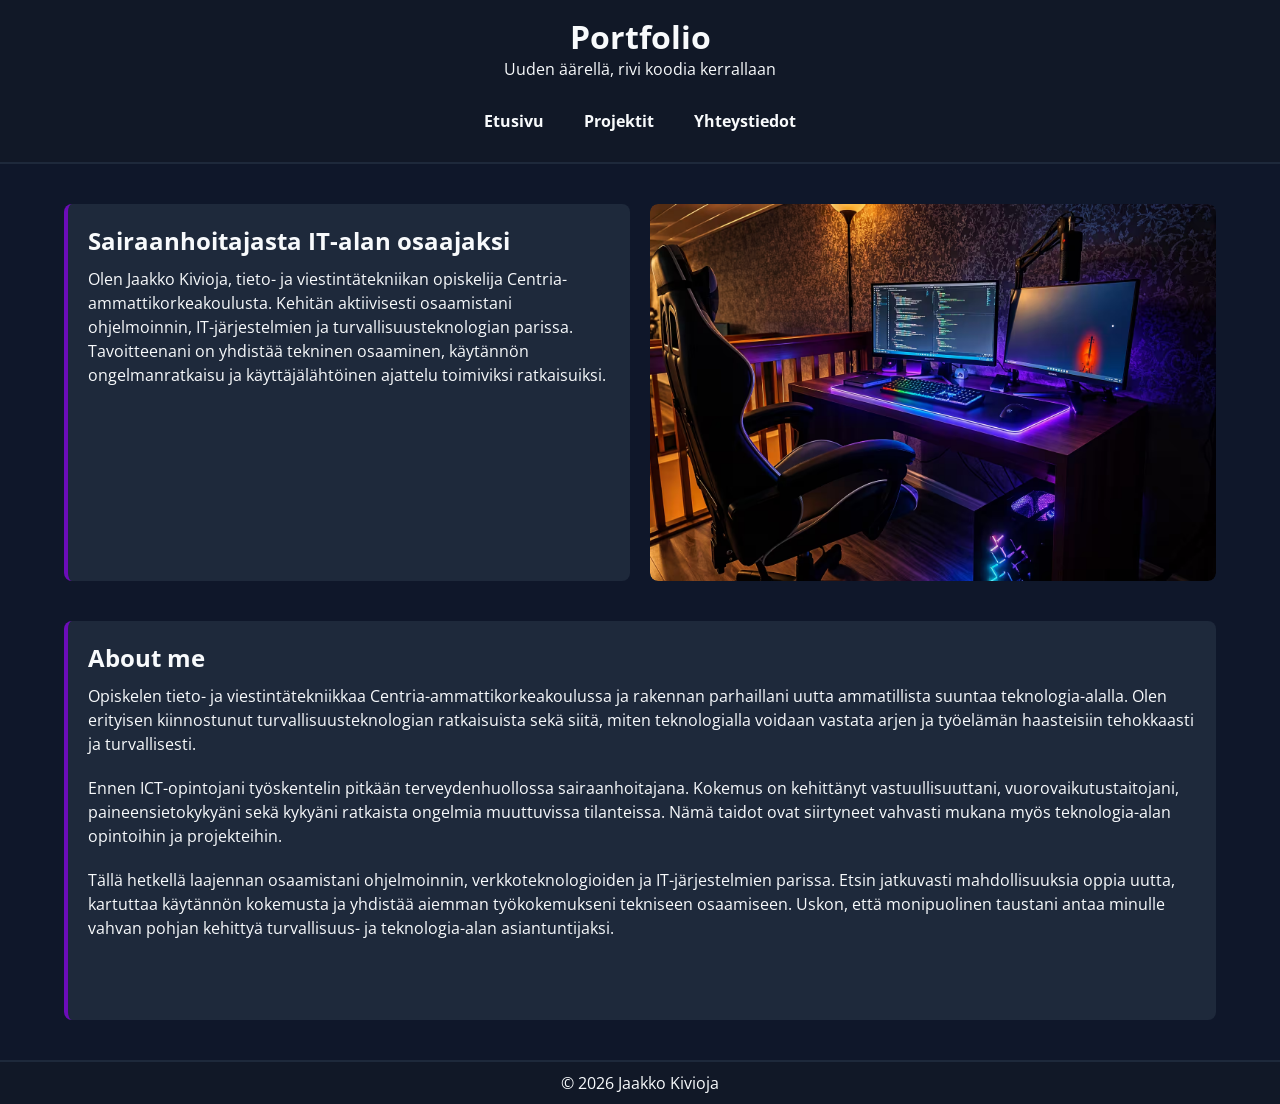
<file: index.html>
<!DOCTYPE html>
<html lang="fi">

<head>
    <meta charset="UTF-8">
    <meta name="viewport" content="width=device-width, initial-scale=1.0">

    <!-- Google fonttien lataus -->
    <link rel="preconnect" href="https://fonts.googleapis.com">
    <link rel="preconnect" href="https://fonts.gstatic.com" crossorigin>
    <link href="https://fonts.googleapis.com/css2?family=Open+Sans:ital,wght@0,300..800;1,300..800&display=swap"
        rel="stylesheet">

    <title>Portfolio</title>
    <link rel="stylesheet" href="css/styles.css">
    <link rel="icon" href="pictures/icon.svg" type="image/svg+xml">
</head>

<body>
    <header class="header">
        <!-- Sivun otsikko -->
        <h1>Portfolio</h1>
        <p>Uuden äärellä, rivi koodia kerrallaan</p>

        <!-- Navigaatio linkit/painikkeet -->
        <nav class="navigation">
            <ul>
                <li><a href="index.html">Etusivu</a></li>
                <li><a href="projekts.html">Projektit</a></li>
                <li><a href="contact.html">Yhteystiedot</a></li>
            </ul>
        </nav>
    </header>

    <main class="container">

        <!-- Hero osio -->

        <section class="hero-section">
            <article class="card">
                <h2>Sairaanhoitajasta IT-alan osaajaksi</h2>
                <p>
                    Olen Jaakko Kivioja, tieto- ja viestintätekniikan opiskelija
                    Centria-ammattikorkeakoulusta. Kehitän aktiivisesti osaamistani
                    ohjelmoinnin, IT-järjestelmien ja turvallisuusteknologian parissa.
                    Tavoitteenani on yhdistää tekninen osaaminen, käytännön ongelmanratkaisu
                    ja käyttäjälähtöinen ajattelu toimiviksi ratkaisuiksi.
                </p>
            </article>

            <!-- Hero image, VAIHDA KUVA - TÄMÄ VAIN PLACEHOLDER -->
            <picture class="project-image">
                <source type="image/avif" srcset="pictures/Työpiste_1536.AVIF 1536w" sizes="100vw">

                <source type="image/webp" srcset="pictures/Työpiste_1536.WebP 1536w" sizes="100vw">

                <img class="image" src="pictures/Työpiste_1536.JPEG" alt="Kuva työpisteestä" width="1536" height="1024"
                    fetchpriority="high">
            </picture>
        </section>

        <!-- About osio -->
        <article class="card about">
            <h2>About me</h2>
            <p>
                Opiskelen tieto- ja viestintätekniikkaa Centria-ammattikorkeakoulussa
                ja rakennan parhaillani uutta ammatillista suuntaa teknologia-alalla.
                Olen erityisen kiinnostunut turvallisuusteknologian ratkaisuista sekä
                siitä, miten teknologialla voidaan vastata arjen ja työelämän
                haasteisiin tehokkaasti ja turvallisesti.
            </p>

            <p>
                Ennen ICT-opintojani työskentelin pitkään terveydenhuollossa
                sairaanhoitajana. Kokemus on kehittänyt vastuullisuuttani,
                vuorovaikutustaitojani, paineensietokykyäni sekä kykyäni ratkaista
                ongelmia muuttuvissa tilanteissa. Nämä taidot ovat siirtyneet vahvasti
                mukana myös teknologia-alan opintoihin ja projekteihin.
            </p>

            <p>
                Tällä hetkellä laajennan osaamistani ohjelmoinnin, verkkoteknologioiden
                ja IT-järjestelmien parissa. Etsin jatkuvasti mahdollisuuksia oppia
                uutta, kartuttaa käytännön kokemusta ja yhdistää aiemman
                työkokemukseni tekniseen osaamiseen. Uskon, että monipuolinen taustani
                antaa minulle vahvan pohjan kehittyä turvallisuus- ja
                teknologia-alan asiantuntijaksi.
            </p>
        </article>


    </main>

    <footer class="footer">
        <!-- Lisää linkedin/somelinkit? -->
        <p>&copy; 2026 Jaakko Kivioja</p>
    </footer>

</body>

</html>
</file>
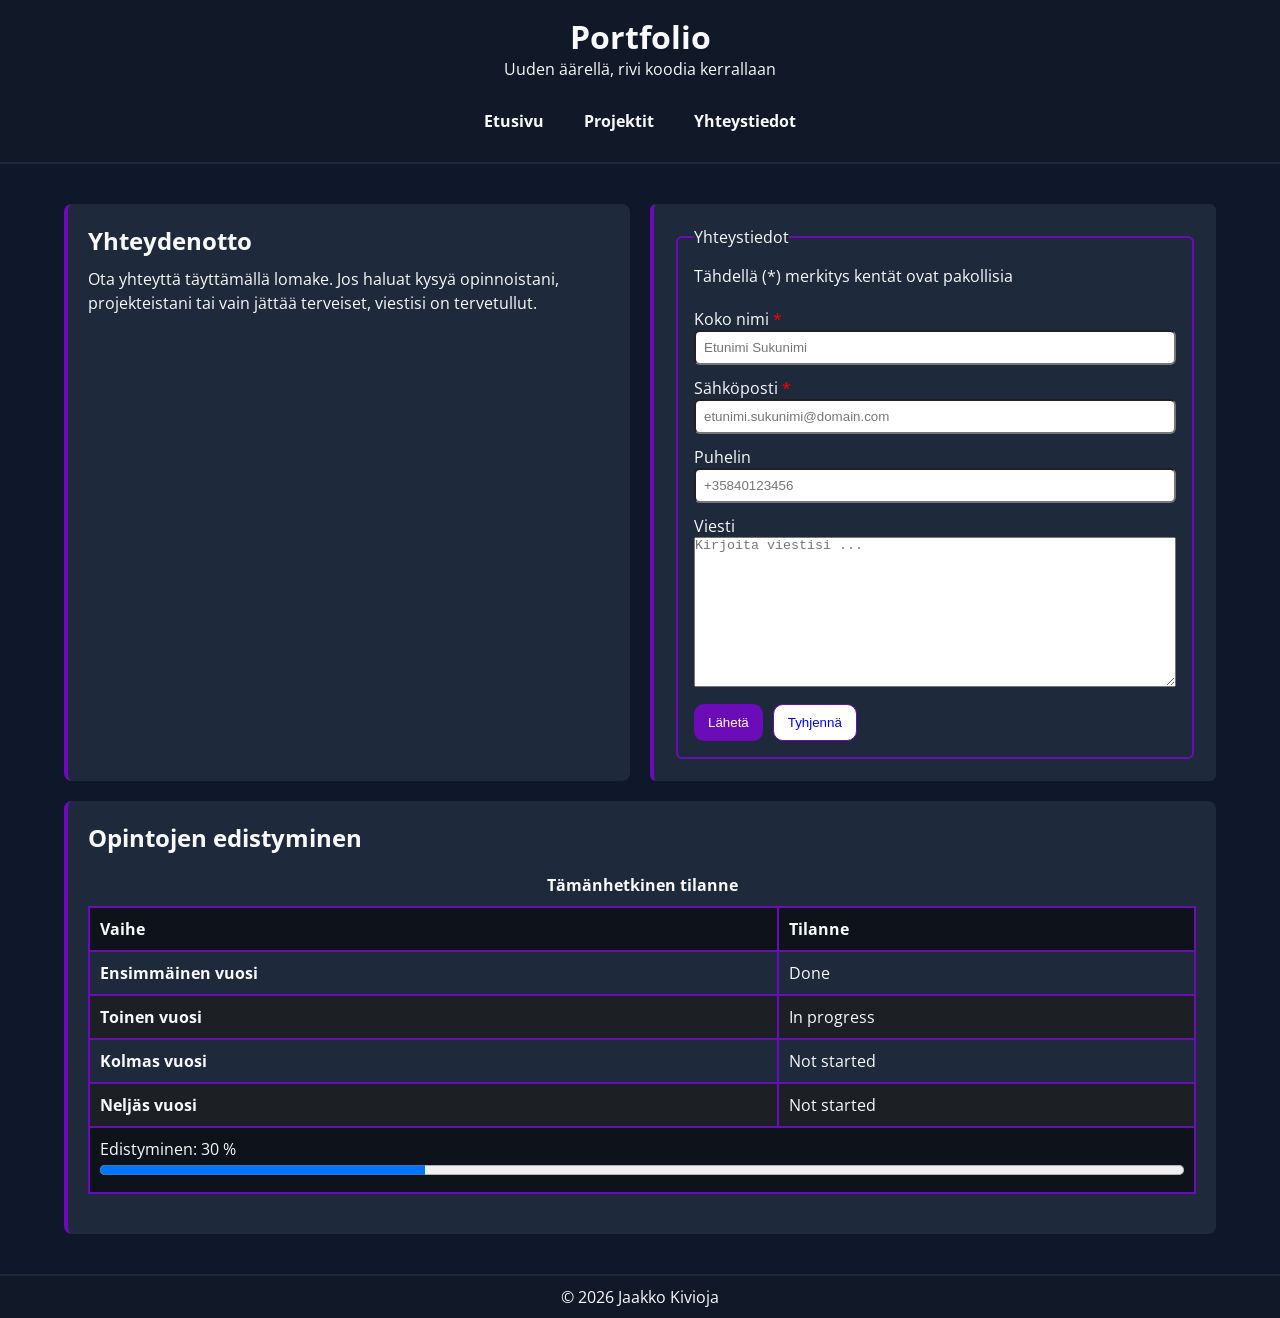
<file: contact.html>
<!DOCTYPE html>
<html lang="fi">

<head>
    <meta charset="UTF-8">
    <meta name="viewport" content="width=device-width, initial-scale=1.0">

    <link rel="preconnect" href="https://fonts.googleapis.com">
    <link rel="preconnect" href="https://fonts.gstatic.com" crossorigin>
    <link href="https://fonts.googleapis.com/css2?family=Open+Sans:ital,wght@0,300..800;1,300..800&display=swap"
        rel="stylesheet">

    <title>Portfolio</title>
    <link rel="stylesheet" href="css/styles.css">
    <link rel="icon" href="pictures/icon.svg" type="image/svg+xml">
</head>

<body>
    <header class="header">
        <!-- Sivun otsikko -->
        <h1>Portfolio</h1>
        <p>Uuden äärellä, rivi koodia kerrallaan</p>

        <!-- Navigaatio linkit/painikkeet -->
        <nav class="navigation">
            <ul>
                <li><a href="index.html">Etusivu</a></li>
                <li><a href="projekts.html">Projektit</a></li>
                <li><a href="contact.html">Yhteystiedot</a></li>
            </ul>
        </nav>
    </header>

    <main class="container">

        <!-- Tähän tulee yhteydenottolomake -->
        <article class="card">
            <h2>Yhteydenotto</h2>
            <p>
                Ota yhteyttä täyttämällä lomake. Jos haluat kysyä opinnoistani, projekteistani tai vain jättää
                terveiset, viestisi on tervetullut.
            </p>
        </article>

        <!-- Yhteydenottolomake käyttää API avainta ja redirect-asetusta -->
        <form action="https://api.web3forms.com/submit" method="POST">
            <input type="hidden" name="access_key" value="bcd186c5-a783-4ebc-85fb-dda2636b3e60">
            <input type="hidden" name="subject" value="Uusi yhteydenotto portfoliosivulta">
            <input type="checkbox" name="botcheck" style="display:none;">

            <fieldset>
                <legend>Yhteystiedot</legend>

                <p>Tähdellä (*) merkitys kentät ovat pakollisia</p>

                <div class="kentta">
                    <label for="nimi">Koko nimi <span class="pakollinen">*</span></label>
                    <input type="text" id="nimi" name="kokonimi" placeholder="Etunimi Sukunimi" autocomplete="name"
                        maxlength="100" required>
                </div>

                <div class="kentta">
                    <label for="sposti">Sähköposti <span class="pakollinen">*</span></label>
                    <input type="email" id="sposti" name="sposti" placeholder="etunimi.sukunimi@domain.com"
                        autocomplete="email" maxlength="100" required>
                </div>

                <div class="kentta">
                    <label for="puh">Puhelin</label>
                    <input type="tel" id="puh" name="puh" placeholder="+35840123456" autocomplete="puh">
                </div>

                <div class="kentta">
                    <label for="viesti">Viesti</label>
                    <textarea name="viesti" id="viesti" rows="4" placeholder="Kirjoita viestisi ..."></textarea>
                </div>

                <div class="painikkeet">
                    <button type="submit">Lähetä</button>
                    <button type="reset" class="tyhjenna">Tyhjennä</button>
                </div>

            </fieldset>
        </form>

        <!-- Taulukko opintojen edistymisestä -->

        <section class="table-container card">
            <h2>Opintojen edistyminen</h2>
            <table>

                <caption>Tämänhetkinen tilanne</caption>

                <thead>
                    <tr>
                        <th>Vaihe</th>
                        <th>Tilanne</th>
                    </tr>
                </thead>

                <tbody>
                    <tr>
                        <th>Ensimmäinen vuosi</th>
                        <td>Done</td>
                    </tr>

                    <tr>
                        <th>Toinen vuosi</th>
                        <td>In progress</td>
                    </tr>

                    <tr>
                        <th>Kolmas vuosi</th>
                        <td>Not started</td>
                    </tr>

                    <tr>
                        <th>Neljäs vuosi</th>
                        <td>Not started</td>
                    </tr>
                </tbody>

                <tfoot>
                    <tr>
                        <td colspan="2">
                            <label for="opinnot-progress">Edistyminen: 30 %</label>
                            <progress id="opinnot-progress" value="30" max="100">30%</progress>
                            <!-- Progress elementti näyttää edistymisen prosentteina -->
                        </td>
                    </tr>
                </tfoot>

            </table>
        </section>

    </main>

    <footer class="footer">
        <!-- Lisää linkedin/somelinkit? -->
        <p>&copy; 2026 Jaakko Kivioja</p>
    </footer>

</body>

</html>
</file>
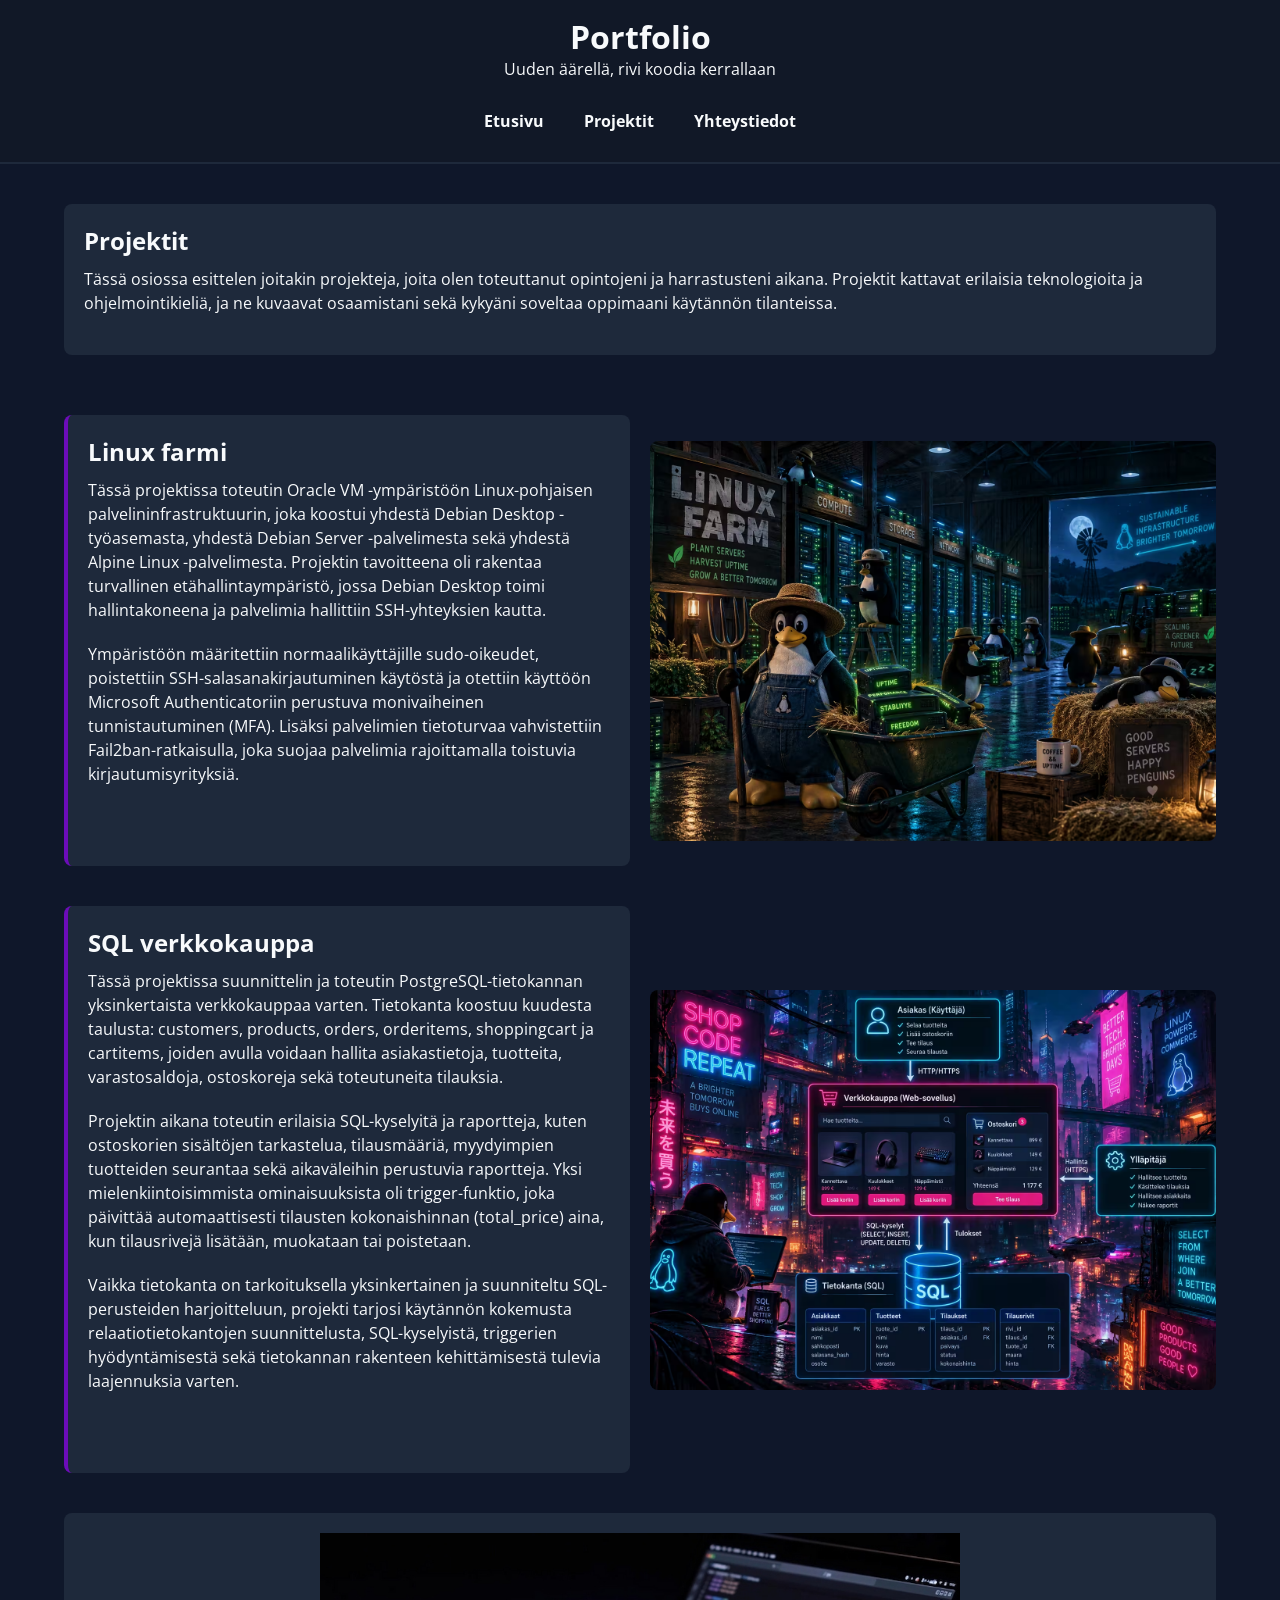
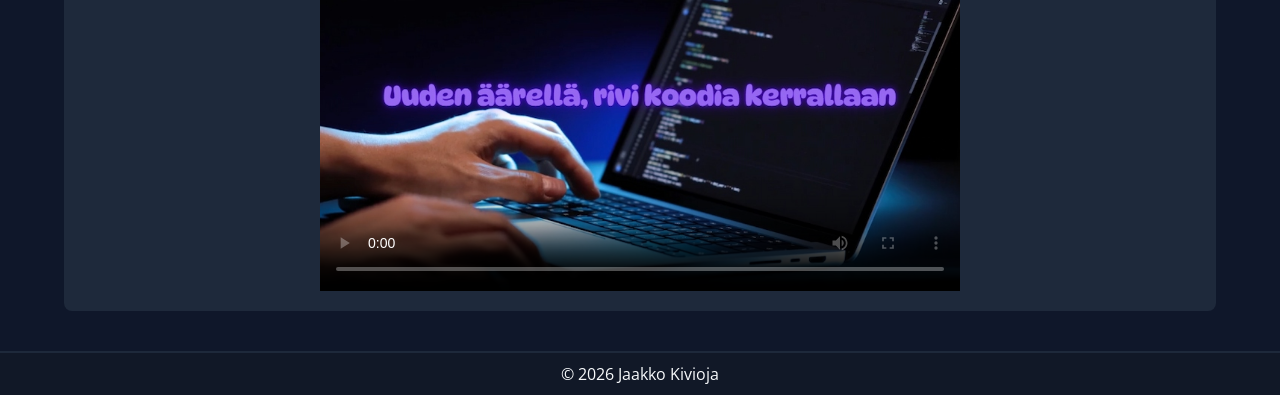
<file: projekts.html>
<!DOCTYPE html>
<html lang="fi">

<head>
    <meta charset="UTF-8">
    <meta name="viewport" content="width=device-width, initial-scale=1.0">

    <link rel="preconnect" href="https://fonts.googleapis.com">
    <link rel="preconnect" href="https://fonts.gstatic.com" crossorigin>
    <link href="https://fonts.googleapis.com/css2?family=Open+Sans:ital,wght@0,300..800;1,300..800&display=swap"
        rel="stylesheet">

    <title>Portfolio</title>
    <link rel="stylesheet" href="css/styles.css">
    <link rel="icon" href="pictures/icon.svg" type="image/svg+xml">
</head>

<body>
    <header class="header">
        <!-- Sivun otsikko -->
        <h1>Portfolio</h1>
        <p>Uuden äärellä, rivi koodia kerrallaan</p>

        <!-- Tähän tulee navigaatio linkit/painikkeet -->
        <nav class="navigation">
            <ul>
                <li><a href="index.html">Etusivu</a></li>
                <li><a href="projekts.html">Projektit</a></li>
                <li><a href="contact.html">Yhteystiedot</a></li>
            </ul>
        </nav>
    </header>

    <main class="container">

        <!-- Tähän tulee projektit sivun esittely -->

        <article class="project">
            <h2>Projektit</h2>
            <p>
                Tässä osiossa esittelen joitakin projekteja, joita olen toteuttanut opintojeni ja harrastusteni aikana.
                Projektit kattavat erilaisia teknologioita ja ohjelmointikieliä, ja ne kuvaavat osaamistani sekä kykyäni
                soveltaa oppimaani käytännön tilanteissa.
            </p>
        </article>

        <!-- Tähän tulee prjoekti1 teksti -->
        <section class="project-section">

            <article class="card">
                <h2>Linux farmi</h2>
                <p>
                    Tässä projektissa toteutin Oracle VM -ympäristöön Linux-pohjaisen palvelininfrastruktuurin,
                    joka koostui yhdestä Debian Desktop -työasemasta, yhdestä Debian Server -palvelimesta sekä yhdestä
                    Alpine Linux -palvelimesta. Projektin tavoitteena oli rakentaa turvallinen etähallintaympäristö,
                    jossa Debian Desktop toimi hallintakoneena ja palvelimia hallittiin SSH-yhteyksien kautta.
                </p>
                <p>
                    Ympäristöön määritettiin normaalikäyttäjille sudo-oikeudet, poistettiin SSH-salasanakirjautuminen
                    käytöstä ja otettiin käyttöön Microsoft Authenticatoriin perustuva monivaiheinen tunnistautuminen
                    (MFA). Lisäksi palvelimien tietoturvaa vahvistettiin Fail2ban-ratkaisulla, joka suojaa palvelimia
                    rajoittamalla toistuvia kirjautumisyrityksiä.
                </p>
            </article>

            <!-- Tähän tulee projekti1 image -->

            <picture class="project-image">
                <source type="image/avif" srcset="pictures/Linuxfarm_1536.AVIF 1536w" sizes="100vw">

                <source type="image/webp" srcset="pictures/Linuxfarm_1536.WebP 1536w" sizes="100vw">

                <img class="image" src="pictures/Linuxfarm_1536.JPEG" alt="Linux-pingviinit ylläpitämässä maatilaa"
                    width="1536" height="1024" fetchpriority="high">
            </picture>

        </section>

        <section class="project-section">
            <!-- Tähän tulee prjoekti2 teksti -->
            <article class="card">
                <h2>SQL verkkokauppa</h2>
                <p>
                    Tässä projektissa suunnittelin ja toteutin PostgreSQL-tietokannan yksinkertaista verkkokauppaa
                    varten. Tietokanta koostuu kuudesta taulusta: customers, products, orders, orderitems, shoppingcart
                    ja cartitems, joiden avulla voidaan hallita asiakastietoja, tuotteita, varastosaldoja, ostoskoreja
                    sekä toteutuneita tilauksia.
                </p>
                <p>

                    Projektin aikana toteutin erilaisia SQL-kyselyitä ja raportteja, kuten ostoskorien sisältöjen
                    tarkastelua, tilausmääriä, myydyimpien tuotteiden seurantaa sekä aikaväleihin perustuvia raportteja.
                    Yksi mielenkiintoisimmista ominaisuuksista oli trigger-funktio, joka päivittää automaattisesti
                    tilausten kokonaishinnan (total_price) aina, kun tilausrivejä lisätään, muokataan tai poistetaan.
                </p>
                <p>
                    Vaikka tietokanta on tarkoituksella yksinkertainen ja suunniteltu SQL-perusteiden harjoitteluun,
                    projekti tarjosi käytännön kokemusta relaatiotietokantojen suunnittelusta, SQL-kyselyistä,
                    triggerien hyödyntämisestä sekä tietokannan rakenteen kehittämisestä tulevia laajennuksia varten.
                </p>
            </article>

            <!-- Tähän tulee projekti2 image -->
            <picture class="project-image">
                <source type="image/avif" srcset="pictures/SQL_1536.AVIF 1536w" sizes="100vw">

                <source type="image/webp" srcset="pictures/SQL_1536.WebP 1536w" sizes="100vw">

                <img class="image" src="pictures/SQL_1536.JPEG" alt="SQL-tietokannat" width="1536" height="1024"
                    fetchpriority="low">
            </picture>

        </section>

        <section class="project project-video">
            <video controls preload="metadata" poster="pictures/koodia.jpeg" width="640" height="480">
                <source src="media/koodia.mp4" type="video/mp4">
            </video>
        </section>

    </main>

    <footer class="footer">
        <!-- Lisää linkedin/somelinkit? -->
        <p>&copy; 2026 Jaakko Kivioja</p>
    </footer>

</body>

</html>
</file>
<file: css/styles.css>
/* VÄRITEEMA
Tausta: #0F172A
Header: #111827
Header border: #1E293B
Kortit: #1E293B
Korostus: #6c0cb9
Teksti: #F8FAFC
Harmaa: #94A3B8
*/

/*****************************************************************
PERUSASETUKSET KAIKILLE SIVUILLE
 ******************************************************************/

* {
    box-sizing: border-box;
    margin: 0;
    padding: 0;
}


body {
    font-family: 'Open Sans', Arial, Helvetica, sans-serif;
    background-color: #0F172A;
    color: #F8FAFC;
}

/*****************************************************************
 HEADER KAIKILLE SIVUILLE
 ******************************************************************/

.header {
    background-color: #111827;
    padding: 15px 0;
    text-align: center;
    border-bottom: 2px solid #1E293B;
    position: sticky;
    top: 0;
}

.navigation ul {
    margin-top: 15px;
    padding: 0px;
    display: flex;
    justify-content: center;
    align-items: center;
    list-style: none;
}

.navigation a {
    display: block;
    text-decoration: none;
    color: #F8FAFC;
    font-weight: bold;
    padding: 15px 20px;
}


.navigation a:hover,
.navigation a:focus {
    color: #6c0cb9;
}

/*****************************************************************
 MAIN KAIKILLE SIVUILLE
 ******************************************************************/
.container {
    width: 90%;
    max-width: 1200px;
    margin: 0 auto;
    padding: 40px 0;

    display: grid;
    grid-template-columns: repeat(auto-fit, minmax(400px, 1fr));
    gap: 20px;
}

.container article {
    margin-bottom: 40px;
}

.container h2 {
    font-size: 24px;
    margin-bottom: 10px;
}

.container p {
    font-size: 16px;
    line-height: 1.5;
    margin-bottom: 20px;
}

.image {
    height: 100%;
    width: 100%;
    max-height: 400px;
    object-fit: cover;
    display: block;
    border-radius: 8px;
}

.card {
    background-color: #1E293B;
    padding: 20px;
    border-radius: 8px;
    border-left: 4px solid #6c0cb9;
}

/* MAIN INDEX.HTML*/
.hero-section {
    grid-column: 1 / -1;
    /* sama kuin 1 / 3 */

    display: grid;
    grid-template-columns: repeat(auto-fit, minmax(350px, 1fr));

    gap: 20px;
    margin-bottom: 20px;
}


.about {
    grid-column: 1 / -1;
    /* sama kuin 1 / 3 */
}

/* MAIN PROJEKTS.HTML */

.project {
    grid-column: 1 / -1;
    /* sama kuin 1 / 3 */
    background-color: #1E293B;
    padding: 20px;
    border-radius: 8px;
}

.project-section {
    grid-column: 1 / -1;

    display: grid;
    grid-template-columns: repeat(auto-fit, minmax(350px, 1fr));

    gap: 20px;
    margin-bottom: 20px;
}

.project-image {

    border-radius: 8px;
    overflow: hidden;

    display: flex;
    align-items: center;
    justify-content: center;
}

.project-image img {
    object-position: center;
}

.project video {
    display: block;
    margin: 0 auto;
    max-width: 100%;
    height: auto;
}


/* MAIN CONTACT.HTML */

form {
    background-color: #1E293B;
    padding: 22px;
    border-left: 4px solid #6c0cb9;
    border-radius: 6px;
    height: 100%;
}

fieldset {
    border: 2px solid #6c0cb9;
    border-radius: 6px;
    padding: 16px;
}

.kentta {
    margin-bottom: 12px;
}

.kentta:last-child {
    margin-bottom: 0
}

.kentta label {
    display: block;
}

/* Korostetaan punaisella, jos käyttäjä ei ole syöttänyt pakollista tietoa lomakkeeseen */
input:user-invalid,
select:user-invalid,
textarea:user-invalid {
    border: 2px solid red;

}

.pakollinen {
    color: red;
}

/* Tekstikentät ja valintaruudut */
input {
    width: 100%;
    padding: 8px;
    border-radius: 6px;
}

textarea {
    width: 100%;
    min-height: 150px;
}

/* Lomakkeen painikkeet */
.painikkeet {
    display: flex;
    flex-wrap: wrap;
    gap: 10px;
    margin-top: 10px;
}

button {
    padding: 10px 14px;
    background-color: #6c0cb9;
    color: white;
    border: 0;
    border-radius: 10px;
    cursor: pointer;
}

button:hover {
    background-color: #862ad6;
    font-weight: bold;
}

.tyhjenna {
    background-color: white;
    color: blue;
    border: 1px solid #6c0cb9;
}

.tyhjenna:hover {
    background-color: #862ad6;
    color: white;
}

/* Taulukko asetukset */
.table-container {
    grid-column: 1 / -1;
    margin-bottom: 20px;
}

caption {
    caption-side: top;
    text-align: center;
    font-weight: bold;
    margin-top: 10px;
    margin-bottom: 10px;
}

table {
    width: 100%;
    border: 1px solid #6c0cb9;
    border-collapse: collapse;
}

thead {
    background-color: #0e131b;
}

th,
td {
    border: 2px solid #6c0cb9;
    padding: 10px;
    text-align: left;
}

tbody tr:nth-child(even) {
    background-color: #1c1f24;
}

tfoot {
    background-color: #0e131b;
}

/* Progress elementti näyttää edistymisen prosentteina */
progress {
    width: 100%;
    height: 20px;
}

progress::-webkit-progress-bar {
    background-color: #111827;
    border-radius: 10px;
}

progress::-webkit-progress-value {
    background-color: #6c0cb9;
    border-radius: 10px;
}

/* YHTEISET GRID ASETUKSET */

.card,
.project-image {
    height: 100%;
}

/* näytetään gridit yhdellä sarakkeella, jos selainikkuna on kapeampi kuin 1000px */
@media (max-width: 1000px) {

    .header {
        position: static;
    }

    .container,
    .hero-section,
    .project-section,
    .table-container {
        grid-template-columns: 1fr;
    }

}

/*****************************************************************
 FOOTER KAIKILLE SIVUILLE
 ******************************************************************/

footer {
    background-color: #111827;
    padding: 10px;
    text-align: center;
    border-top: 2px solid #1E293B;
}
</file>
